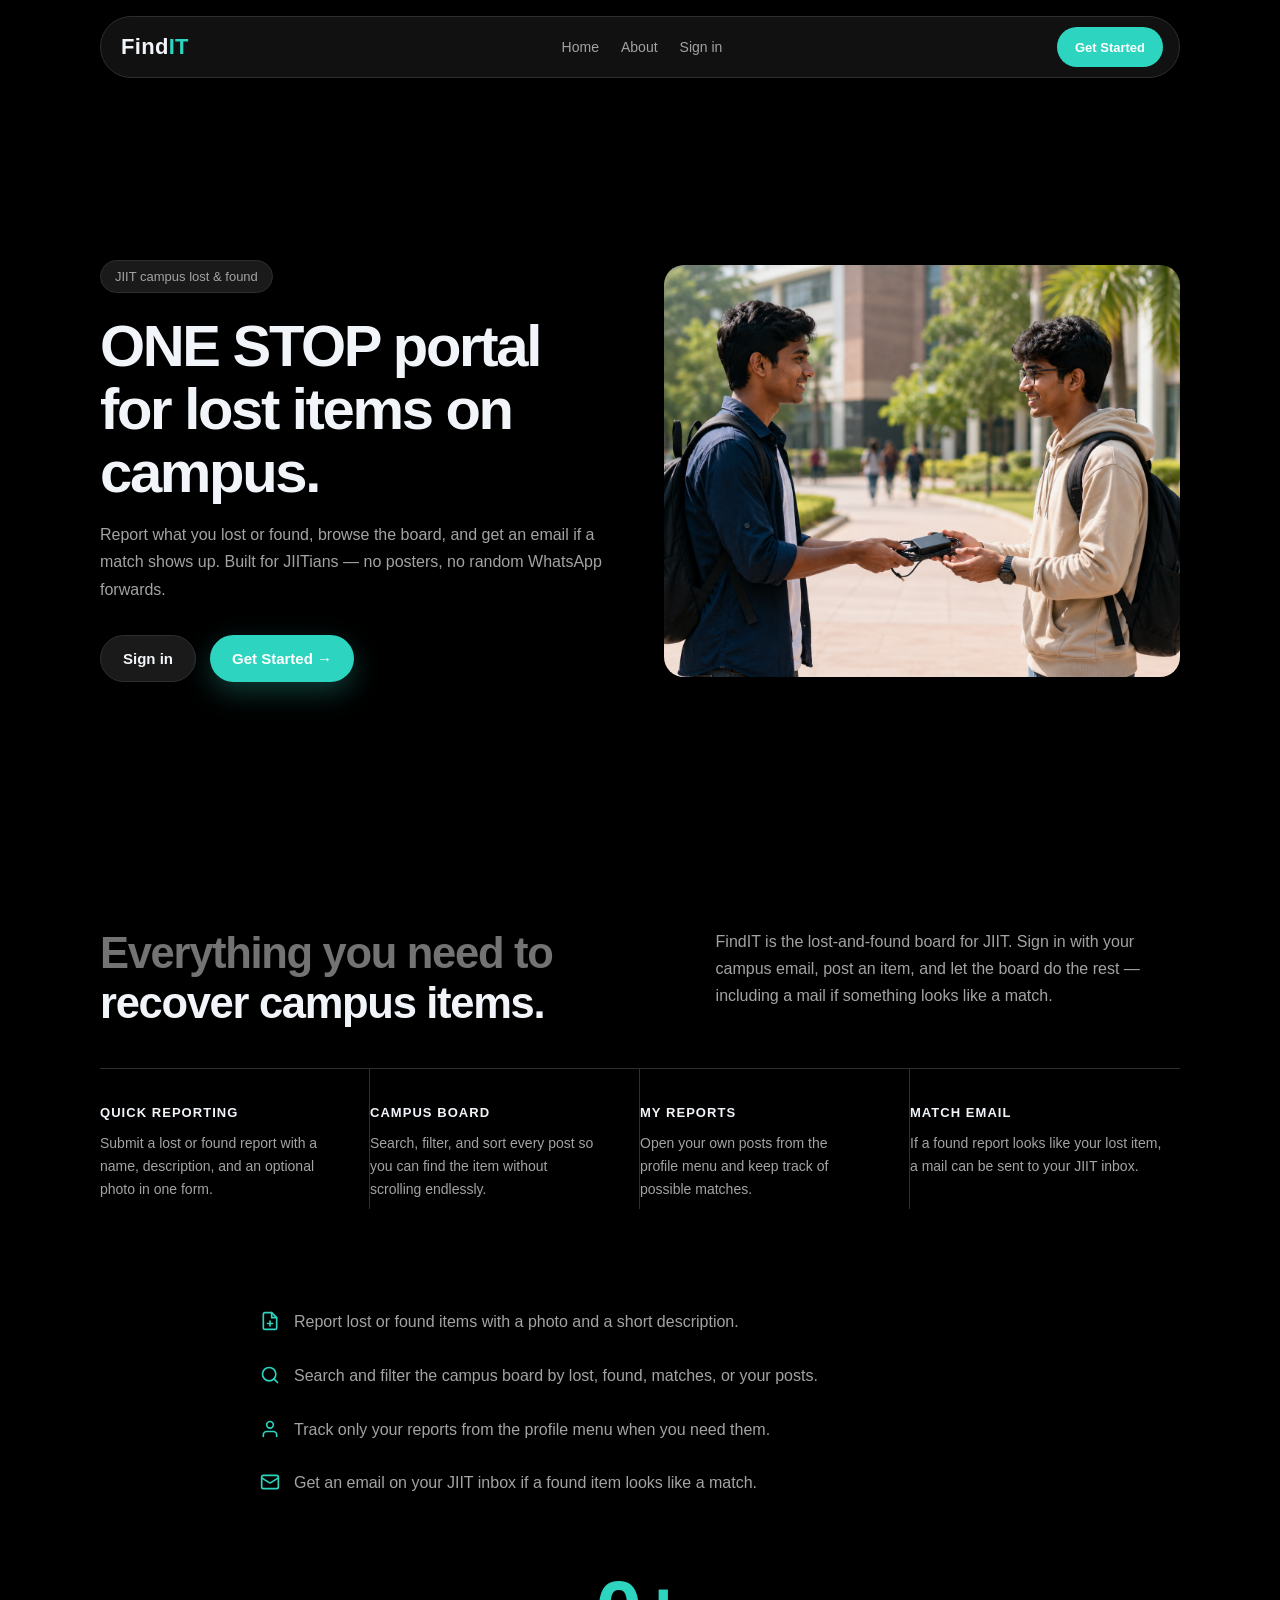
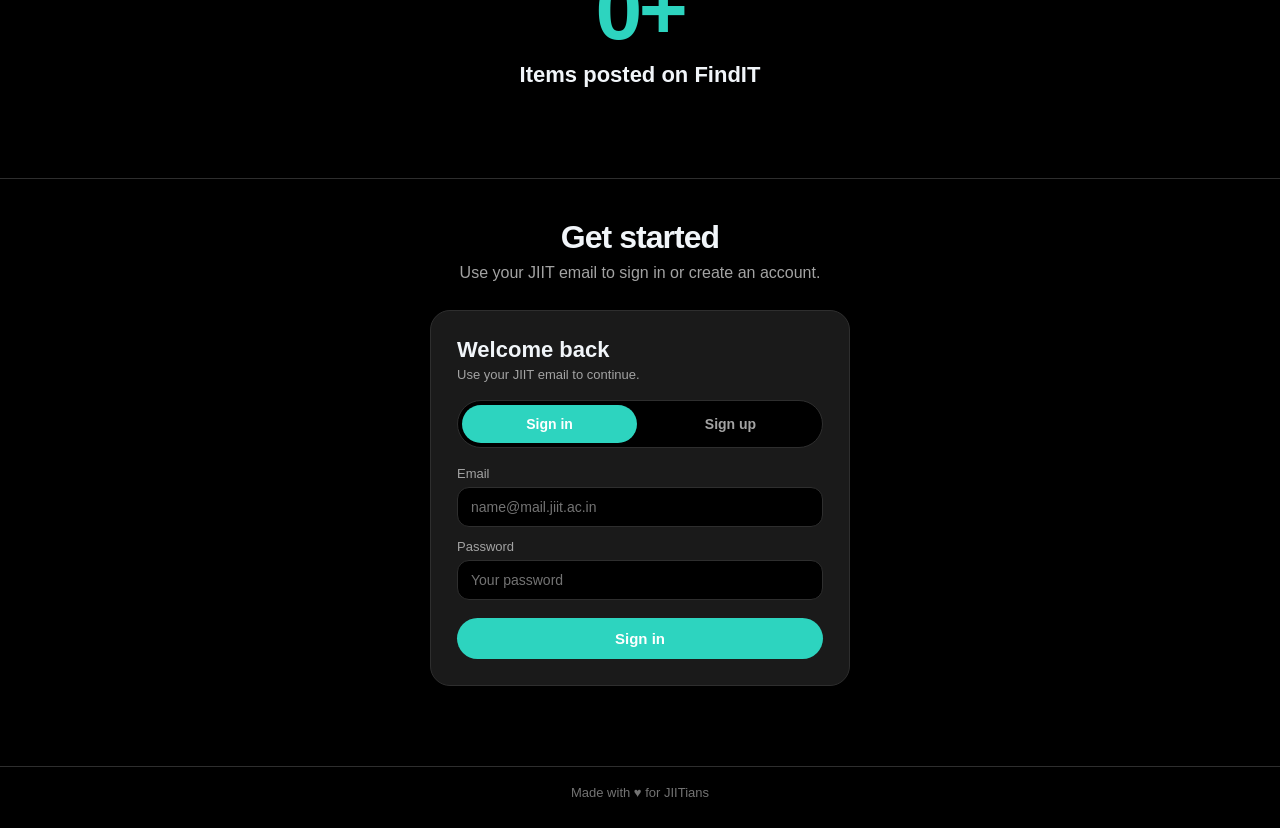
<file: index.html>
<!DOCTYPE html>
<html lang="en">
<head>
    <meta charset="UTF-8">
    <meta name="viewport" content="width=device-width, initial-scale=1.0">
    <title>FindIT | Campus Lost &amp; Found</title>
    <link rel="stylesheet" href="indexcs.css">
</head>
<body>
    <nav class="navbar">
        <a href="#home" class="nav-brand">Find<span class="it">IT</span></a>
        <div class="nav-links">
            <a href="#home">Home</a>
            <a href="#about">About</a>
            <a href="#auth">Sign in</a>
        </div>
        <a href="#auth" class="nav-cta" data-auth="signup">Get Started</a>
    </nav>

    <section class="hero" id="home">
        <div class="hero-copy">
            <p class="badge">JIIT campus lost &amp; found</p>
            <h1>ONE STOP portal for lost items on campus.</h1>
            <p class="hero-lead">
                Report what you lost or found, browse the board, and get an email if a match shows up.
                Built for JIITians — no posters, no random WhatsApp forwards.
            </p>
            <div class="hero-actions">
                <a href="#auth" class="btn-light" data-auth="login">Sign in</a>
                <a href="#auth" class="btn-accent" data-auth="signup">Get Started →</a>
            </div>
        </div>

        <div class="hero-visual">
            <img src="LnF-Illustration.png" alt="Students returning a found item on campus">
        </div>
    </section>

    <section class="about" id="about">
        <div class="about-top">
            <h2><span>Everything you need to</span> recover campus items.</h2>
            <p>
                FindIT is the lost-and-found board for JIIT. Sign in with your campus email,
                post an item, and let the board do the rest — including a mail if something
                looks like a match.
            </p>
        </div>
        <div class="about-grid">
            <article>
                <h3>Quick reporting</h3>
                <p>Submit a lost or found report with a name, description, and an optional photo in one form.</p>
            </article>
            <article>
                <h3>Campus board</h3>
                <p>Search, filter, and sort every post so you can find the item without scrolling endlessly.</p>
            </article>
            <article>
                <h3>My reports</h3>
                <p>Open your own posts from the profile menu and keep track of possible matches.</p>
            </article>
            <article>
                <h3>Match email</h3>
                <p>If a found report looks like your lost item, a mail can be sent to your JIIT inbox.</p>
            </article>
        </div>
    </section>

    <section class="points">
        <ul class="point-list">
            <li>
                <svg xmlns="http://www.w3.org/2000/svg" width="20" height="20" viewBox="0 0 24 24" fill="none" stroke="currentColor" stroke-width="2" stroke-linecap="round" stroke-linejoin="round" aria-hidden="true"><path d="M14 2H6a2 2 0 0 0-2 2v16a2 2 0 0 0 2 2h12a2 2 0 0 0 2-2V8z"/><path d="M14 2v6h6"/><path d="M12 18v-6"/><path d="M9 15h6"/></svg>
                Report lost or found items with a photo and a short description.
            </li>
            <li>
                <svg xmlns="http://www.w3.org/2000/svg" width="20" height="20" viewBox="0 0 24 24" fill="none" stroke="currentColor" stroke-width="2" stroke-linecap="round" stroke-linejoin="round" aria-hidden="true"><circle cx="11" cy="11" r="8"/><path d="m21 21-4.3-4.3"/></svg>
                Search and filter the campus board by lost, found, matches, or your posts.
            </li>
            <li>
                <svg xmlns="http://www.w3.org/2000/svg" width="20" height="20" viewBox="0 0 24 24" fill="none" stroke="currentColor" stroke-width="2" stroke-linecap="round" stroke-linejoin="round" aria-hidden="true"><path d="M20 21v-2a4 4 0 0 0-4-4H8a4 4 0 0 0-4 4v2"/><circle cx="12" cy="7" r="4"/></svg>
                Track only your reports from the profile menu when you need them.
            </li>
            <li>
                <svg xmlns="http://www.w3.org/2000/svg" width="20" height="20" viewBox="0 0 24 24" fill="none" stroke="currentColor" stroke-width="2" stroke-linecap="round" stroke-linejoin="round" aria-hidden="true"><rect x="2" y="4" width="20" height="16" rx="2"/><path d="m22 7-8.97 5.7a1.94 1.94 0 0 1-2.06 0L2 7"/></svg>
                Get an email on your JIIT inbox if a found item looks like a match.
            </li>
        </ul>
        <div class="stat">
            <p class="stat-num" id="statCount">0+</p>
            <p class="stat-label">Items posted on FindIT</p>
        </div>
    </section>

    <section class="auth-section" id="auth">
        <div class="auth-intro">
            <h2>Get started</h2>
            <p>Use your JIIT email to sign in or create an account.</p>
        </div>
        <div class="auth-card">
            <h2 class="auth-heading">Welcome back</h2>
            <p class="auth-sub">Use your JIIT email to continue.</p>

            <div class="auth-tabs" role="tablist">
                <button type="button" class="auth-tab active" id="tabLogin" role="tab" aria-selected="true">Sign in</button>
                <button type="button" class="auth-tab" id="tabSignup" role="tab" aria-selected="false">Sign up</button>
            </div>

            <form class="login-form" id="loginForm">
                <div class="input-group">
                    <label for="loginEmail">Email</label>
                    <input class="input" id="loginEmail" type="email" placeholder="name@mail.jiit.ac.in" required>
                </div>
                <div class="input-group">
                    <label for="loginPassword">Password</label>
                    <input class="input" id="loginPassword" type="password" placeholder="Your password" required>
                </div>
                <p class="form-error" id="loginError" hidden></p>
                <button class="btn" id="loginBtn" type="submit">Sign in</button>
            </form>

            <form class="login-form" id="signupForm" hidden>
                <div class="input-group">
                    <label for="signupName">Full name</label>
                    <input class="input" id="signupName" type="text" placeholder="Your name" required>
                </div>
                <div class="input-group">
                    <label for="signupEmail">Email</label>
                    <input class="input" id="signupEmail" type="email" placeholder="name@mail.jiit.ac.in" required>
                </div>
                <div class="input-group">
                    <label for="signupContact">Contact No.</label>
                    <input class="input" id="signupContact" type="tel" placeholder="10-digit number" maxlength="10" required>
                </div>
                <div class="input-group">
                    <label for="signupPassword">Password</label>
                    <input class="input" id="signupPassword" type="password" placeholder="Min 6 characters" required>
                </div>
                <p class="form-error" id="signupError" hidden></p>
                <button class="btn" id="signupBtn" type="submit">Create account</button>
            </form>
        </div>
    </section>

    <footer class="footer">
        Made with ♥ for JIITians
    </footer>

    <script src="indexjs.js"></script>
</body>
</html>
</file>
<file: indexcs.css>
* {
    margin: 0;
    padding: 0;
    box-sizing: border-box;
}

html {
    scroll-behavior: smooth;
}

:root {
    --text: #f1f5f9;
    --text-muted: #a3a3a3;
    --text-soft: #737373;
    --accent: #2dd4bf;
    --accent-hover: #5eead4;
    --navbar: #111111;
    --border: #2e2e2e;
    --card: #1a1a1a;
    --page-bg: #000000;
    --content-width: min(1080px, calc(100% - 40px));
    --shadow: 0 10px 28px rgba(0, 0, 0, 0.5);
}

body {
    color: var(--text);
    background: var(--page-bg);
    font-family: "Segoe UI", Tahoma, Geneva, Verdana, sans-serif;
}

a {
    color: inherit;
    text-decoration: none;
}

.navbar {
    display: grid;
    grid-template-columns: 1fr auto 1fr;
    align-items: center;
    width: var(--content-width);
    margin: 16px auto 0;
    padding: 10px 16px 10px 20px;
    background: var(--navbar);
    border: 1px solid var(--border);
    border-radius: 999px;
    box-shadow: var(--shadow);
    position: relative;
    z-index: 200;
}

.nav-brand {
    font-size: 22px;
    font-weight: 700;
    color: var(--text);
    letter-spacing: 0.3px;
    flex-shrink: 0;
    justify-self: start;
}

.it {
    color: var(--accent);
}

.nav-links {
    display: flex;
    align-items: center;
    gap: 22px;
    font-size: 14px;
    color: var(--text-muted);
}

.nav-links a:hover {
    color: var(--text);
}

.nav-cta {
    justify-self: end;
    display: inline-flex;
    align-items: center;
    justify-content: center;
    height: 40px;
    padding: 0 18px;
    border-radius: 999px;
    background: var(--accent);
    color: #fff;
    font-size: 13px;
    font-weight: 600;
    white-space: nowrap;
    transition: background 0.15s, transform 0.15s;
}

.nav-cta:hover {
    background: var(--accent-hover);
    transform: translateY(-1px);
}

.hero {
    display: grid;
    grid-template-columns: 1fr 1fr;
    align-items: center;
    gap: 48px;
    width: var(--content-width);
    margin: 0 auto;
    padding: 56px 0 80px;
    min-height: calc(100vh - 90px);
}

.hero-copy {
    max-width: 560px;
}

.badge {
    display: inline-flex;
    padding: 8px 14px;
    border-radius: 999px;
    background: var(--card);
    border: 1px solid var(--border);
    color: var(--text-muted);
    font-size: 13px;
    font-weight: 500;
}

.hero h1 {
    margin-top: 22px;
    font-size: clamp(36px, 4.6vw, 58px);
    line-height: 1.08;
    letter-spacing: -0.04em;
    font-weight: 800;
}

.hero-lead {
    margin-top: 18px;
    font-size: 16px;
    line-height: 1.7;
    color: var(--text-muted);
}

.hero-actions {
    display: flex;
    gap: 14px;
    margin-top: 32px;
}

.btn-light,
.btn-accent,
.btn {
    display: inline-flex;
    align-items: center;
    justify-content: center;
    border: none;
    border-radius: 999px;
    font-family: inherit;
    font-weight: 600;
    cursor: pointer;
    transition: background 0.15s, transform 0.15s, border-color 0.15s;
}

.btn-light {
    padding: 14px 22px;
    background: var(--card);
    color: var(--text);
    border: 1px solid var(--border);
    font-size: 15px;
}

.btn-light:hover {
    border-color: var(--accent);
    transform: translateY(-1px);
}

.btn-accent {
    padding: 14px 22px;
    background: var(--accent);
    color: #fff;
    font-size: 15px;
    box-shadow: 0 10px 28px rgba(45, 212, 191, 0.28);
}

.btn-accent:hover {
    background: var(--accent-hover);
    transform: translateY(-1px);
}

.hero-visual {
    width: 100%;
}

.hero-visual img {
    display: block;
    width: 100%;
    height: auto;
    border-radius: 20px;
}

.about {
    width: var(--content-width);
    margin: 0 auto;
    padding: 40px 0 80px;
}

.about-top {
    display: grid;
    grid-template-columns: 1.1fr 0.9fr;
    gap: 48px;
    align-items: start;
    padding-bottom: 40px;
    border-bottom: 1px solid var(--border);
}

.about-top h2 {
    font-size: clamp(28px, 3.4vw, 44px);
    line-height: 1.15;
    letter-spacing: -0.03em;
    font-weight: 800;
}

.about-top h2 span {
    color: var(--text-soft);
}

.about-top p {
    font-size: 16px;
    line-height: 1.7;
    color: var(--text-muted);
}

.about-grid {
    display: grid;
    grid-template-columns: repeat(4, 1fr);
}

.about-grid article {
    padding: 36px 28px 8px 0;
    border-right: 1px solid var(--border);
}

.about-grid article:last-child {
    border-right: none;
    padding-right: 0;
}

.about-grid h3 {
    margin-bottom: 12px;
    font-size: 13px;
    letter-spacing: 0.08em;
    text-transform: uppercase;
}

.about-grid p {
    font-size: 14px;
    line-height: 1.65;
    color: var(--text-muted);
    padding-right: 16px;
}

.points {
    width: min(760px, calc(100% - 40px));
    margin: 0 auto;
    padding: 20px 0 90px;
}

.point-list {
    list-style: none;
    display: flex;
    flex-direction: column;
    gap: 28px;
}

.point-list li {
    display: flex;
    align-items: flex-start;
    gap: 14px;
    font-size: 16px;
    line-height: 1.6;
    color: var(--text-muted);
}

.point-list svg {
    flex-shrink: 0;
    margin-top: 2px;
    color: var(--accent);
}

.stat {
    margin-top: 72px;
    text-align: center;
}

.stat-num {
    font-size: clamp(48px, 8vw, 84px);
    font-weight: 800;
    letter-spacing: -0.04em;
    color: var(--accent);
    line-height: 1;
}

.stat-label {
    margin-top: 10px;
    font-size: 22px;
    font-weight: 600;
}

.auth-section {
    padding: 40px 24px 80px;
    border-top: 1px solid var(--border);
}

.auth-intro {
    text-align: center;
    margin-bottom: 28px;
}

.auth-intro h2 {
    font-size: 32px;
    letter-spacing: -0.03em;
}

.auth-intro p {
    margin-top: 8px;
    color: var(--text-muted);
}

.auth-card {
    width: min(420px, 100%);
    margin: 0 auto;
    background: var(--card);
    border: 1px solid var(--border);
    border-radius: 20px;
    padding: 26px;
    box-shadow: var(--shadow);
}

.auth-heading {
    font-size: 22px;
    margin-bottom: 4px;
}

.auth-sub {
    font-size: 13px;
    color: var(--text-muted);
    margin-bottom: 18px;
}

.auth-tabs {
    display: grid;
    grid-template-columns: 1fr 1fr;
    gap: 6px;
    padding: 4px;
    margin-bottom: 18px;
    background: var(--page-bg);
    border-radius: 999px;
    border: 1px solid var(--border);
}

.auth-tab {
    height: 38px;
    border: none;
    border-radius: 999px;
    background: transparent;
    color: var(--text-muted);
    font-family: inherit;
    font-size: 14px;
    font-weight: 600;
    cursor: pointer;
}

.auth-tab.active {
    background: var(--accent);
    color: #fff;
}

.login-form {
    display: flex;
    flex-direction: column;
    gap: 12px;
}

.login-form[hidden] {
    display: none;
}

.form-error {
    margin: 0;
    font-size: 12px;
    color: #fb7185;
    background: #3f1d24;
    border: 1px solid #fb7185;
    border-radius: 8px;
    padding: 8px 10px;
}

.input-group {
    display: flex;
    flex-direction: column;
    gap: 6px;
}

.input-group label {
    font-size: 13px;
    color: var(--text-muted);
    font-weight: 500;
}

.input {
    width: 100%;
    background: var(--page-bg);
    border: 1px solid var(--border);
    border-radius: 12px;
    padding: 11px 13px;
    color: var(--text);
    font-size: 14px;
    font-family: inherit;
    outline: none;
}

.input::placeholder {
    color: var(--text-soft);
}

.input:focus {
    border-color: var(--accent);
    box-shadow: 0 0 0 3px rgba(45, 212, 191, 0.18);
}

.btn {
    margin-top: 6px;
    width: 100%;
    padding: 12px;
    background: var(--accent);
    color: #fff;
    font-size: 15px;
}

.btn:hover {
    background: var(--accent-hover);
}

.footer {
    text-align: center;
    padding: 18px 24px 28px;
    color: var(--text-soft);
    font-size: 13px;
    border-top: 1px solid var(--border);
}

@media (max-width: 980px) {
    :root {
        --content-width: calc(100% - 24px);
    }

    .navbar {
        grid-template-columns: 1fr auto;
        border-radius: 22px;
        padding: 12px 14px;
        margin-top: 12px;
    }

    .nav-links {
        display: none;
    }

    .hero,
    .about,
    .points {
        width: var(--content-width);
    }

    .hero {
        grid-template-columns: 1fr;
        min-height: 0;
        padding: 36px 0 48px;
        gap: 36px;
    }

    .about-top,
    .about-grid {
        grid-template-columns: 1fr;
        gap: 20px;
    }

    .about-grid article {
        padding: 24px 0;
        border-right: none;
        border-bottom: 1px solid var(--border);
    }

    .about-grid article:last-child {
        border-bottom: none;
    }

    .about-grid p {
        padding-right: 0;
    }
}

@media (max-width: 480px) {
    .hero-actions {
        flex-direction: column;
    }

    .btn-light,
    .btn-accent {
        width: 100%;
    }
}
</file>
